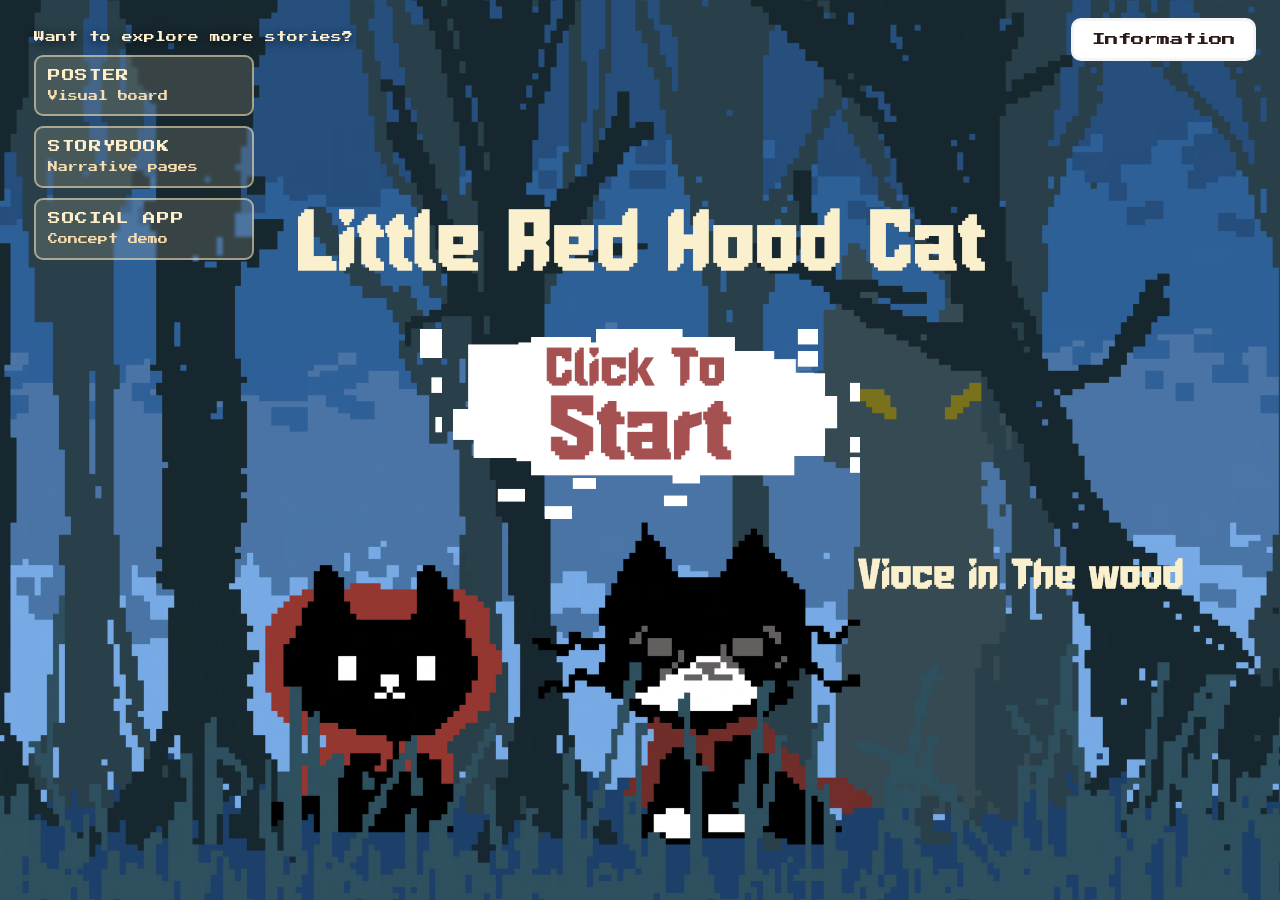
<file: index.html>
<!DOCTYPE html>
<html lang="zh-CN">
<head>
	<meta charset="UTF-8">
	<meta name="viewport" content="width=device-width, initial-scale=1.0">
	<title>Background Demo</title>
	<link rel="stylesheet" href="style.css">
</head>
<body>
	<section class="screen first-screen" id="first-screen">
		<main class="hero">
			<a class="start-button" href="instruction.html" aria-label="start">
				<img src="pic/button1.png" alt="startGame">
			</a>
		</main>
		<nav class="first-team-links" aria-label="group projects">
			<p class="first-team-heading">Want to explore more stories?</p>
			<a class="first-team-link" href="https://example.com/poster" target="_blank" rel="noopener noreferrer" aria-label="Open poster project">
				<span class="first-team-title">Poster</span>
				<span class="first-team-subtitle">Visual board</span>
			</a>
			<a class="first-team-link" href="https://example.com/storybook" target="_blank" rel="noopener noreferrer" aria-label="Open storybook project">
				<span class="first-team-title">Storybook</span>
				<span class="first-team-subtitle">Narrative pages</span>
			</a>
			<a class="first-team-link" href="https://example.com/social-app" target="_blank" rel="noopener noreferrer" aria-label="Open social app project">
				<span class="first-team-title">Social App</span>
				<span class="first-team-subtitle">Concept demo</span>
			</a>
		</nav>
	</section>
	<button class="info-button" type="button" aria-haspopup="dialog" aria-expanded="false" aria-controls="info-popup">
		Information
	</button>
	<section class="info-popup" id="info-popup" role="dialog" aria-modal="true" aria-label="Information panel" hidden>
		<div class="info-popup-backdrop" data-info-close></div>
		<div class="info-popup-panel">
			<button class="info-popup-close" type="button" aria-label="Close information" data-info-close>
				<img src="pic/close.png" alt="">
			</button>
			<div class="info-popup-content">
				<h2>Introduction:</h2>
				<p>This is a simple visual story game where you play as Little Red Riding Hood Cat. 
					The game is built using HTML, CSS, and JavaScript, and features a branching narrative with multiple endings based on player choices.
				</p>
				<h2>Reference:</h2>
				<p><strong>1. Adobe Photoshop</strong><br>Adobe Inc. (n.d.). Adobe Photoshop. https://www.adobe.com/products/photoshop.html</p>
				<p><strong>2. Adobe XD</strong><br>Adobe Inc. (n.d.). Adobe XD. https://www.adobe.com/products/xd.html</p>
				<p>Design by Xinnuo Li (Group: Cat) for COMU1140</p>
			</div>
		</div>
	</section>
	<div class="transition-panel" aria-hidden="true"></div>
	<script src="index.js"></script>
</body>
</html>
</file>
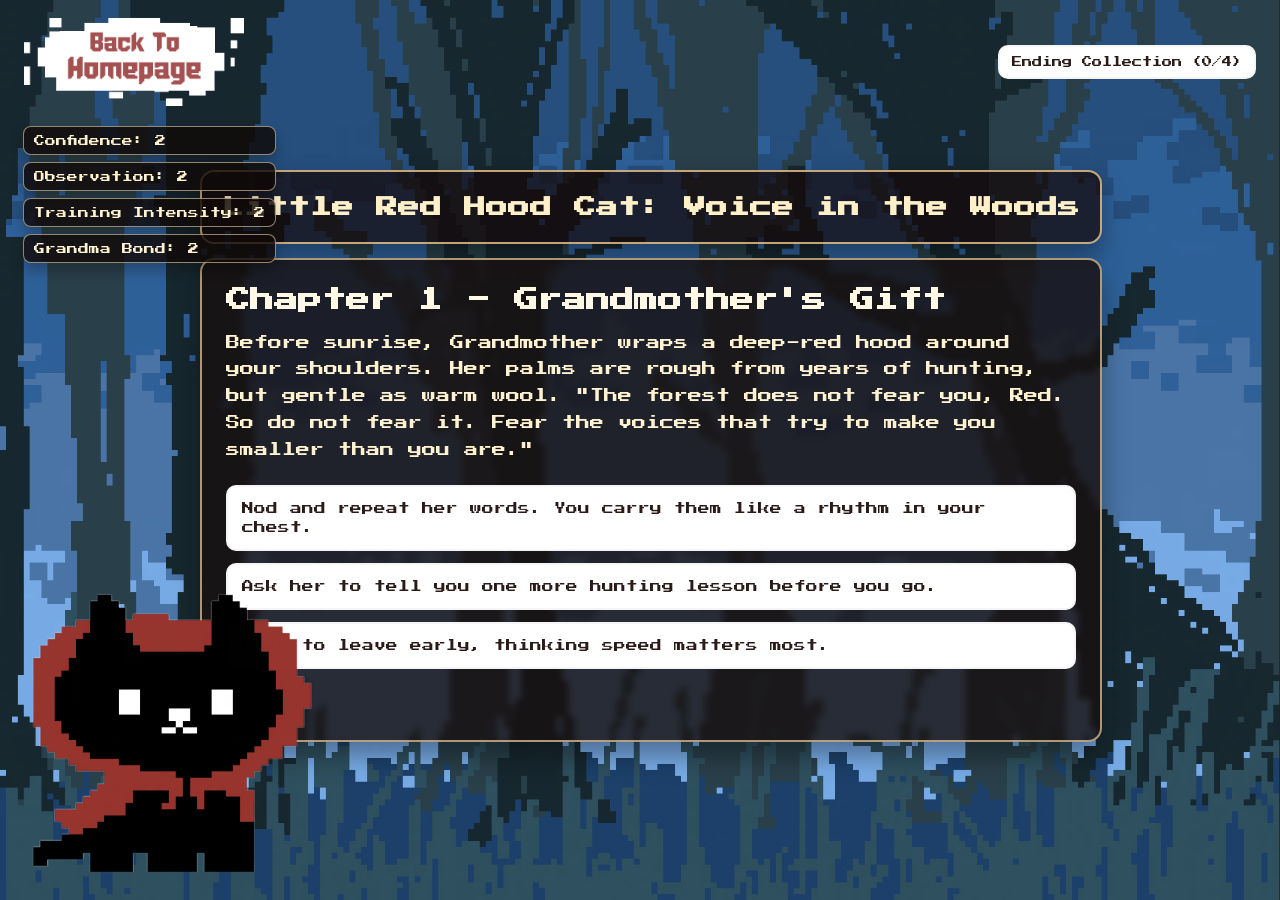
<file: game.html>
<!DOCTYPE html>
<html lang="zh-CN">
<head>
	<meta charset="UTF-8">
	<meta name="viewport" content="width=device-width, initial-scale=1.0">
	<title>Little Red Hood Cat - Voice in the Woods</title>
	<link rel="stylesheet" href="style.css">
</head>
<body class="game-page">
	<div class="game-top-bar" aria-label="Game navigation">
		<a class="back-btn" href="index.html" aria-label="Back to home">
			<img src="pic/button5.png" alt="Back">
		</a>
		<button id="collectionBtn" class="collection-btn" type="button" aria-haspopup="dialog" aria-controls="endingModal">
			Ending Collection
		</button>
	</div>

	<main class="story-shell" aria-live="polite">
		<header class="story-header">
			<h1>Little Red Hood Cat: Voice in the Woods</h1>
		</header>

		<section class="story-card" aria-labelledby="sceneTitle">
			<h2 id="sceneTitle">Loading...</h2>
			<p id="sceneText"></p>
			<div id="choiceList" class="choice-list"></div>
			<button id="restartBtn" class="restart-btn" type="button" hidden>Restart Game</button>
		</section>
	</main>

	<div class="hud-stats" role="status" aria-label="Character status">
		<span id="confidenceStat">Confidence: 0</span>
		<span id="observationStat">Observation: 0</span>
		<span id="trainingStat">Training Intensity: 0</span>
		<span id="bondStat">Grandma Bond: 0</span>
	</div>

	<button id="kittyBtn" class="hidden-kitty" type="button" aria-label="Mysterious kitten">
		<img id="kittyImg" src="pic/1.PNG" alt="Kitten">
	</button>

	<div id="endingModal" class="ending-modal" role="dialog" aria-modal="true" aria-labelledby="endingModalTitle" hidden>
		<div class="ending-modal-backdrop" data-close-modal="true"></div>
		<section class="ending-modal-panel">
			<div class="ending-modal-header">
				<h2 id="endingModalTitle">Collected Endings</h2>
				<button id="closeModalBtn" class="close-modal-btn" type="button" aria-label="Close ending modal">
					<img src="pic/cancel.png" alt="">
				</button>
			</div>
			<p id="endingCollectionCount" class="ending-count">0 / 4 unlocked</p>
			<ul id="endingCollectionList" class="ending-collection-list"></ul>
		</section>
	</div>

	<script src="game.js"></script>
</body>
</html>
</file>
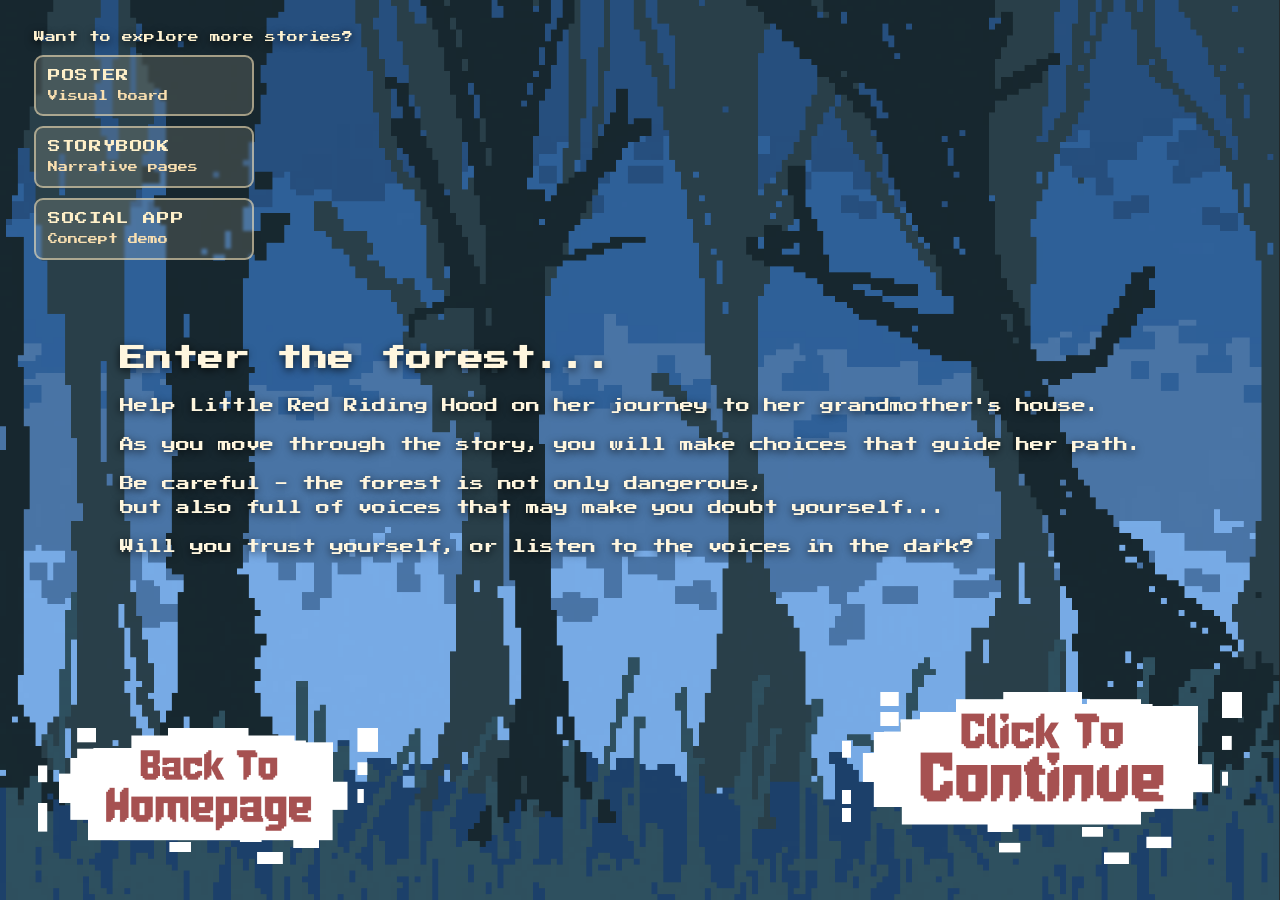
<file: instruction.html>
<!DOCTYPE html>
<html lang="zh-CN">
<head>
	<meta charset="UTF-8">
	<meta name="viewport" content="width=device-width, initial-scale=1.0">
	<title>Instruction - Little Red Hood Cat</title>
	<link rel="stylesheet" href="style.css">
</head>
<body>
	<section class="screen second-screen" id="instruction-screen">
		<nav class="first-team-links" aria-label="group projects">
			<p class="first-team-heading">Want to explore more stories?</p>
			<a class="first-team-link" href="https://example.com/poster" target="_blank" rel="noopener noreferrer" aria-label="Open poster project">
				<span class="first-team-title">Poster</span>
				<span class="first-team-subtitle">Visual board</span>
			</a>
			<a class="first-team-link" href="https://example.com/storybook" target="_blank" rel="noopener noreferrer" aria-label="Open storybook project">
				<span class="first-team-title">Storybook</span>
				<span class="first-team-subtitle">Narrative pages</span>
			</a>
			<a class="first-team-link" href="https://example.com/social-app" target="_blank" rel="noopener noreferrer" aria-label="Open social app project">
				<span class="first-team-title">Social App</span>
				<span class="first-team-subtitle">Concept demo</span>
			</a>
		</nav>

		<section class="instruction-copy" aria-label="instruction text">
			<h2>Enter the forest...</h2>
			<p>Help Little Red Riding Hood on her journey to her grandmother's house.</p>
			<p>As you move through the story, you will make choices that guide her path.</p>
			<p>Be careful - the forest is not only dangerous,<br>but also full of voices that may make you doubt yourself...</p>
			<p>Will you trust yourself, or listen to the voices in the dark?</p>
		</section>

		<a class="back-home-button" href="index.html" aria-label="backToIndex">
			<img src="pic/button5.png" alt="backToIndex">
		</a>
		<a class="game-button" href="game.html" aria-label="enterGame">
			<img src="pic/button2.png" alt="enterGame">
		</a>
	</section>

	<div class="transition-panel" aria-hidden="true"></div>
	<script src="instruction.js"></script>
</body>
</html>
</file>
<file: style.css>
@import url("https://fonts.googleapis.com/css2?family=Press+Start+2P&display=swap");

html {
	scroll-behavior: smooth;
}

body {
	margin: 0;
	min-height: 100vh;
	overflow-x: hidden;
	font-family: "Press Start 2P", monospace;
}

body.pre-start-lock,
body.info-open {
	overflow: hidden;
}

.screen {
	min-height: 100vh;
	background-size: cover;
	background-position: center;
	background-repeat: no-repeat;
	display: flex;
	align-items: center;
	justify-content: center;
}

.first-screen {
	background-image: url("pic/index.png");
	position: relative;
}

.second-screen {
	background-image: url("pic/background.png");
	position: relative;
}

.hero {
	display: flex;
	flex-direction: column;
	align-items: center;
	justify-content: center;
	gap: 18px;
	text-align: center;
}

.start-button {
	display: inline-block;
	padding: 0;
	border: 0;
	background: transparent;
	cursor: pointer;
	margin-top: -52px;
	transition: transform 0.2s ease;
}

.start-button img {
	width: min(50vw, 440px);
	height: auto;
	display: block;
}

.start-button:hover {
	transform: translateY(-2px);
}

.instruction-copy {
	width: min(86vw, 1040px);
	color: #fff6de;
	text-align: left;
	line-height: 1.6;
	text-shadow: 0 2px 8px rgba(0, 0, 0, 0.75);
}

.instruction-copy h2 {
	margin: 0 0 18px;
	font-size: clamp(18px, 2vw, 32px);
	line-height: 1.4;
}

.instruction-copy p {
	margin: 0 0 14px;
	font-size: clamp(10px, 1.1vw, 18px);
	line-height: 1.75;
}

.instruction-copy p:last-child {
	margin-bottom: 0;
}


.first-team-links {
	position: absolute;
	top: clamp(16px, 3.2vh, 36px);
	left: clamp(16px, 2.8vw, 34px);
	z-index: 6;
	display: grid;
	gap: 10px;
}

.first-team-heading {
	margin: 0;
	font-size: clamp(8px, 0.85vw, 11px);
	line-height: 1.45;
	color: #fff2d0;
	text-shadow: 0 2px 8px rgba(0, 0, 0, 0.75);
}

.first-team-link {
	display: grid;
	gap: 5px;
	width: clamp(148px, 15vw, 220px);
	padding: 11px 12px;
	text-decoration: none;
	border: 2px solid rgba(255, 233, 188, 0.55);
	border-radius: 9px;
	background: rgba(255, 238, 205, 0.14);
	color: #fff8e5;
	backdrop-filter: blur(1.5px);
	transition: transform 0.15s ease, box-shadow 0.15s ease, border-color 0.15s ease;
}

.first-team-link:hover {
	transform: translateY(-2px);
	box-shadow: 0 10px 16px rgba(0, 0, 0, 0.28);
	border-color: rgba(255, 240, 210, 0.82);
}

.first-team-title {
	font-size: clamp(9px, 0.98vw, 13px);
	line-height: 1.35;
	text-transform: uppercase;
	letter-spacing: 0.05em;
	color: #fff0c9;
}

.first-team-subtitle {
	font-size: clamp(8px, 0.78vw, 10px);
	line-height: 1.4;
	color: #f9dfb0;
}

.game-button {
	position: absolute;
	right: clamp(16px, 3vw, 48px);
	bottom: clamp(16px, 4vh, 56px);
	display: inline-block;
	line-height: 0;
	transition: transform 0.2s ease;
}

.game-button img {
	width: min(46vw, 400px);
	height: auto;
	display: block;
}

.game-button:hover {
	transform: translateY(-2px);
}

.back-home-button {
	position: absolute;
	left: clamp(16px, 3vw, 48px);
	bottom: clamp(16px, 4vh, 56px);
	display: inline-block;
	line-height: 0;
	transition: transform 0.2s ease;
}

.back-home-button img {
	width: min(42vw, 340px);
	height: auto;
	display: block;
}

.back-home-button:hover {
	transform: translateY(-2px);
}

.transition-panel {
	position: fixed;
	inset: 0;
	background-image: url("pic/game.png");
	background-size: cover;
	background-position: center;
	background-repeat: no-repeat;
	transform: translateX(100%);
	pointer-events: none;
	z-index: 999;
}

body.to-game .screen {
	animation: currentPageOut 0.7s ease forwards;
}

body.to-game .transition-panel {
	animation: gamePageIn 0.7s ease forwards;
}

body.to-index .screen {
	animation: currentPageOutRight 0.7s ease forwards;
}

body.to-index .transition-panel {
	background-image: url("pic/index.png");
	transform: translateX(-100%);
	animation: indexPageIn 0.7s ease forwards;
}

@keyframes currentPageOut {
	from {
		transform: translateX(0);
	}

	to {
		transform: translateX(-100%);
	}
}

@keyframes gamePageIn {
	from {
		transform: translateX(100%);
	}

	to {
		transform: translateX(0);
	}
}

@keyframes currentPageOutRight {
	from {
		transform: translateX(0);
	}

	to {
		transform: translateX(100%);
	}
}

@keyframes indexPageIn {
	from {
		transform: translateX(-100%);
	}

	to {
		transform: translateX(0);
	}
}

.game-page {
	width: 100%;
	min-height: 100vh;
	background-image: url("pic/game.png");
	background-size: cover;
	background-position: center;
	background-repeat: no-repeat;
	position: relative;
	overflow-x: hidden;
	overflow-y: auto;
}

.game-top-bar {
	position: sticky;
	top: 0;
	z-index: 20;
	display: flex;
	align-items: center;
	justify-content: space-between;
	gap: 12px;
	padding: clamp(10px, 1.4vw, 18px) clamp(12px, 2vw, 24px);
	box-sizing: border-box;
	background: transparent;
	border-bottom: 0;
	pointer-events: none;
}

.game-top-bar > * {
	pointer-events: auto;
}

.collection-btn {
	position: fixed;
	top: clamp(12px, 2vh, 20px);
	right: clamp(12px, 2vw, 24px);
	z-index: 30;
	font-family: "Press Start 2P", monospace;
	font-size: clamp(8px, 0.8vw, 11px);
	padding: 10px 12px;
	border: 2px solid #f5f5f5;
	border-radius: 10px;
	background: #ffffff;
	color: #2a1a18;
	cursor: pointer;
	transition: transform 0.15s ease, box-shadow 0.15s ease;
}

.collection-btn:hover {
	transform: translateY(-2px);
	box-shadow: 0 10px 16px rgba(0, 0, 0, 0.28);
}

.game-top-bar .collection-btn {
	position: static;
	top: auto;
	right: auto;
	z-index: auto;
}

.back-btn {
	display: inline-block;
	line-height: 0;
	transition: transform 0.15s ease;
}

.back-btn img {
	width: min(34vw, 220px);
	height: auto;
	display: block;
}

.back-btn:hover {
	transform: translateY(-2px);
}

.story-shell {
	width: min(84vw, 900px);
	margin: clamp(16px, 2.5vh, 40px) auto 0;
	transform: translateX(10px);
	padding: clamp(16px, 2.6vh, 30px);
	display: grid;
	gap: 14px;
	position: relative;
	z-index: 2;
}

.story-header {
	background: rgba(20, 8, 8, 0.72);
	border: 2px solid rgba(255, 214, 153, 0.75);
	border-radius: 14px;
	padding: clamp(14px, 2vw, 20px);
	box-shadow: 0 12px 24px rgba(0, 0, 0, 0.35);
	color: #fff0c9;
}

.story-header h1 {
	margin: 0;
	font-size: clamp(12px, 1.7vw, 22px);
	line-height: 1.4;
	white-space: nowrap;
}

.chapter-label {
	margin: 0 0 10px;
	font-size: clamp(8px, 1vw, 12px);
	letter-spacing: 0.08em;
	text-transform: uppercase;
	color: #ffd188;
}

.story-card {
	background: rgba(24, 17, 16, 0.82);
	border: 2px solid rgba(255, 220, 170, 0.65);
	border-radius: 14px;
	padding: clamp(16px, 2vw, 24px);
	color: #fff8e5;
	backdrop-filter: blur(3px);
	box-shadow: 0 14px 26px rgba(0, 0, 0, 0.35);
	min-height: clamp(390px, 48vh, 540px);
}

.story-card h2 {
	margin: 0 0 12px;
	font-size: clamp(14px, 2vw, 24px);
	line-height: 1.4;
}

.story-card p {
	margin: 0;
	font-size: clamp(10px, 1.1vw, 16px);
	line-height: 1.9;
	color: #fff2d0;
}

.choice-list {
	margin-top: 22px;
	display: grid;
	gap: 12px;
}

.choice-btn,
.restart-btn {
	font-family: "Press Start 2P", monospace;
	font-size: clamp(8px, 0.92vw, 12px);
	line-height: 1.6;
	padding: 12px 14px;
	text-align: left;
	border: 2px solid #f5f5f5;
	border-radius: 10px;
	background: #ffffff;
	color: #2a1a18;
	cursor: pointer;
	transition: transform 0.15s ease, box-shadow 0.15s ease;
}

.choice-btn:hover,
.restart-btn:hover {
	transform: translateY(-2px);
	box-shadow: 0 10px 16px rgba(0, 0, 0, 0.28);
}

.restart-btn {
	margin-top: 20px;
	text-align: center;
	width: 100%;
}

.hud-stats {
	position: fixed;
	left: clamp(10px, 1.8vw, 24px);
	top: clamp(108px, 14vh, 162px);
	z-index: 5;
	display: grid;
	gap: 7px;
	font-size: clamp(8px, 0.85vw, 12px);
	max-width: min(42vw, 360px);
}

.hud-stats span {
	display: block;
	padding: 8px 10px;
	border-radius: 8px;
	background: rgba(17, 9, 8, 0.82);
	border: 1px solid rgba(255, 233, 188, 0.55);
	color: #fff2d0;
	box-shadow: 0 8px 14px rgba(0, 0, 0, 0.25);
}

.ending-page {
	background-image: url("pic/background.png") !important;
	position: relative;
	display: flex;
	align-items: center;
	justify-content: center;
	min-height: 100vh;
	padding: clamp(84px, 10vh, 112px) clamp(14px, 2vw, 24px) clamp(120px, 17vh, 180px);
	box-sizing: border-box;
}

.ending-team-links {
	position: absolute;
	top: clamp(16px, 3.2vh, 36px);
	left: clamp(16px, 2.8vw, 34px);
	z-index: 6;
	display: grid;
	gap: 10px;
}

.ending-team-heading {
	margin: 0;
	font-size: clamp(8px, 0.85vw, 11px);
	line-height: 1.45;
	color: #fff2d0;
	text-shadow: 0 2px 8px rgba(0, 0, 0, 0.75);
}

.ending-shell {
	width: min(94vw, 900px);
	margin: 0;
	padding: 0;
	display: flex;
	justify-content: center;
	position: relative;
	z-index: 2;
}

.ending-focus {
	width: min(92vw, 760px);
	display: grid;
	gap: clamp(10px, 1.6vh, 14px);
	justify-items: center;
	text-align: center;
}

.ending-action-row {
	width: min(88vw, 760px);
	display: flex;
	align-items: center;
	justify-content: space-between;
	gap: 16px;
	margin-top: clamp(4px, 0.8vh, 10px);
}

.ending-image-card {
	background: rgba(24, 17, 16, 0.82);
	border: 2px solid rgba(255, 220, 170, 0.65);
	border-radius: 14px;
	padding: clamp(8px, 1.1vw, 12px);
	box-shadow: 0 14px 26px rgba(0, 0, 0, 0.35);
	display: flex;
	align-items: center;
	justify-content: center;
	width: fit-content;
}

.ending-image-card img {
	display: block;
	width: auto;
	height: auto;
	max-width: min(74vw, 520px);
	max-height: min(48vh, 360px);
	border-radius: 8px;
}

.ending-copy-card {
	width: min(88vw, 760px);
	padding: clamp(12px, 1.8vh, 16px) clamp(12px, 1.6vw, 18px);
	background: rgba(24, 17, 16, 0.82);
	border: 2px solid rgba(255, 220, 170, 0.65);
	border-radius: 14px;
	box-shadow: 0 14px 26px rgba(0, 0, 0, 0.35);
	text-align: left;
}

.ending-title-banner {
	margin: 0;
	font-size: clamp(14px, 2vw, 24px);
	line-height: 1.4;
	color: #fff8e5;
	text-align: center;
}

.ending-text-strip {
	margin: 10px 0 0;
	font-size: clamp(10px, 1.1vw, 16px);
	line-height: 1.9;
	color: #fff2d0;
}

.ending-corner-action {
	z-index: 5;
	padding: 0;
	border: 0;
	background: transparent;
	line-height: 0;
	cursor: pointer;
	transition: transform 0.15s ease;
}

.ending-corner-action img {
	width: min(29vw, 280px);
	height: auto;
	display: block;
}

.ending-left {
	justify-self: start;
}

.ending-right {
	justify-self: end;
}

.ending-corner-action:hover {
	transform: translateY(-2px);
}

.hidden-kitty {
	position: fixed;
	bottom: clamp(16px, 3vh, 30px);
	left: clamp(16px, 2.5vw, 36px);
	width: clamp(160px, 25vw, 280px);
	height: clamp(160px, 25vw, 280px);
	padding: 0;
	border: 0;
	background: transparent;
	cursor: pointer;
	z-index: 4;
	line-height: 0;
}

.hidden-kitty img {
	width: 100%;
	height: 100%;
	display: block;
	opacity: 1;
}

.hidden-kitty:hover img {
	opacity: 1;
}

.hidden-kitty:active img {
	opacity: 1;
}

.ending-modal {
	position: fixed;
	inset: 0;
	z-index: 10;
	display: grid;
	place-items: center;
	padding: 18px;
}

.ending-modal[hidden] {
	display: none;
}

.ending-modal-backdrop {
	position: absolute;
	inset: 0;
	background: rgba(0, 0, 0, 0.62);
}

.ending-modal-panel {
	position: relative;
	width: min(92vw, 760px);
	max-height: min(82vh, 680px);
	overflow: auto;
	background: rgba(25, 16, 15, 0.95);
	border: 2px solid rgba(255, 220, 170, 0.8);
	border-radius: 14px;
	padding: clamp(16px, 2vw, 24px);
	box-shadow: 0 16px 30px rgba(0, 0, 0, 0.36);
	color: #fff8e5;
}

.ending-modal-header {
	display: flex;
	align-items: center;
	justify-content: space-between;
	gap: 12px;
}

.ending-modal-actions {
	display: flex;
	align-items: center;
	gap: 10px;
	flex-wrap: wrap;
	justify-content: flex-end;
}

.ending-modal-header h2 {
	margin: 0;
	font-size: clamp(13px, 1.4vw, 20px);
	line-height: 1.4;
}

.close-modal-btn {
	padding: 0;
	border: 0;
	background: transparent;
	cursor: pointer;
	line-height: 0;
}

.close-modal-btn img {
	display: block;
	width: clamp(24px, 4.2vw, 54px);
	height: auto;
}

.reset-collection-btn {
	font-family: "Press Start 2P", monospace;
	font-size: clamp(8px, 0.78vw, 10px);
	padding: 8px 10px;
	border: 2px solid #f5f5f5;
	border-radius: 8px;
	background: #ffffff;
	color: #2a1a18;
	cursor: pointer;
}

.reset-collection-btn:hover {
	transform: translateY(-2px);
	box-shadow: 0 10px 16px rgba(0, 0, 0, 0.28);
}

.ending-count {
	margin: 14px 0 12px;
	font-size: clamp(9px, 1vw, 13px);
	color: #ffe6b3;
}

.ending-collection-list {
	list-style: none;
	padding: 0;
	margin: 0;
	display: grid;
	gap: 10px;
}

.ending-collection-list li {
	border: 1px solid rgba(255, 220, 170, 0.5);
	border-radius: 10px;
	padding: 12px;
	background: rgba(255, 234, 196, 0.08);
	font-size: clamp(8px, 0.9vw, 12px);
	line-height: 1.7;
}

.ending-link-btn {
	font-family: "Press Start 2P", monospace;
	font-size: inherit;
	line-height: inherit;
	color: #fff8e5;
	background: transparent;
	border: 0;
	padding: 0;
	text-align: left;
	width: 100%;
	cursor: pointer;
}

.ending-link-btn:hover {
	text-decoration: underline;
}

.ending-collection-list .locked {
	color: #d6c4a0;
	opacity: 0.8;
}

.info-button {
	position: fixed;
	top: clamp(12px, 2vh, 20px);
	right: clamp(12px, 2vw, 24px);
	z-index: 7;
	font-family: "Press Start 2P", monospace;
	font-size: clamp(10px, 1.05vw, 14px);
	padding: 12px 18px;
	border: 3px solid #f5f5f5;
	border-radius: 10px;
	background: #ffffff;
	color: #2a1a18;
	cursor: pointer;
	transition: transform 0.15s ease, box-shadow 0.15s ease;
}

.info-button:hover {
	transform: translateY(-2px);
	box-shadow: 0 10px 16px rgba(0, 0, 0, 0.28);
}

.info-popup {
	position: fixed;
	inset: 0;
	z-index: 20;
	display: flex;
	justify-content: center;
	align-items: flex-start;
	padding: clamp(76px, 10vh, 126px) clamp(8px, 2vw, 20px) clamp(8px, 2vh, 20px);
}

.info-popup[hidden] {
	display: none;
}

.info-popup-backdrop {
	position: absolute;
	inset: 0;
	background: rgba(0, 0, 0, 0.45);
	opacity: 0;
	transition: opacity 0.22s ease;
}

.info-popup-panel {
	position: relative;
	width: min(94vw, 980px);
	aspect-ratio: 1024 / 768;
	max-height: 92vh;
	background-image: url("pic/board.png");
	background-size: 100% 100%;
	background-position: center;
	background-repeat: no-repeat;
	padding: clamp(104px, 11vw, 156px) clamp(60px, 6.4vw, 84px) clamp(48px, 5.4vw, 68px);
	box-sizing: border-box;
	transform: translateY(-72px);
	opacity: 0;
	transition: transform 0.24s ease, opacity 0.24s ease;
}

.info-popup.is-open .info-popup-backdrop {
	opacity: 1;
}

.info-popup.is-open .info-popup-panel {
	transform: translateY(0);
	opacity: 1;
}

.info-popup-close {
	position: absolute;
	top: clamp(138px, 14vw, 182px);
	right: clamp(58px, 5.8vw, 82px);
	padding: 0;
	border: 0;
	background: transparent;
	line-height: 0;
	cursor: pointer;
	filter: drop-shadow(0 1px 1px rgba(255, 243, 208, 0.65));
}

.info-popup-close img {
	width: clamp(28px, 4.2vw, 62px);
	height: auto;
	display: block;
}

.info-popup-content {
	width: min(850px, 100%);
	height: 450px;
	margin-top: clamp(88px, 8.5vw, 116px);
	color: #f6f0e2;
	text-shadow: 0 2px 6px rgba(0, 0, 0, 0.7);
	max-height: 450px;
	overflow-y: auto;
	overflow-x: hidden;
	padding-right: clamp(4px, 1vw, 10px);
	scrollbar-color: rgba(84, 57, 37, 0.9) rgba(208, 173, 125, 0.35);
	scrollbar-width: thin;
}

.info-popup-content::-webkit-scrollbar {
	width: 10px;
}

.info-popup-content::-webkit-scrollbar-track {
	background: rgba(208, 173, 125, 0.3);
	border-radius: 999px;
}

.info-popup-content::-webkit-scrollbar-thumb {
	background: rgba(84, 57, 37, 0.9);
	border-radius: 999px;
}

.info-popup-content h2 {
	margin: 0 0 10px;
	font-size: clamp(16px, 2.7vw, 56px);
	line-height: 1.45;
}

.info-popup-content p {
	margin: 0 0 12px;
	font-size: clamp(10px, 1.1vw, 16px);
	line-height: 1.55;
}

@media (max-width: 1100px) {
	.game-page {
		height: auto;
		min-height: 100vh;
		overflow-x: hidden;
		overflow-y: auto;
	}

	.game-top-bar {
		padding: 10px 12px;
	}

	.collection-btn {
		font-size: 8px;
		padding: 9px 10px;
	}

	.back-btn img {
		width: min(34vw, 220px);
	}

	.hud-stats {
		top: clamp(76px, 10vh, 118px);
		max-width: min(52vw, 320px);
		font-size: 8px;
		gap: 6px;
	}

	.story-shell {
		width: min(92vw, 760px);
		margin-top: clamp(14px, 2vh, 36px);
		transform: translateX(8px);
		padding-bottom: clamp(120px, 16vh, 180px);
	}

	.story-card {
		min-height: auto;
	}

	.choice-list {
		margin-top: 18px;
	}

	.choice-btn,
	.restart-btn {
		font-size: 8px;
		line-height: 1.5;
	}

	.restart-btn {
		margin-top: 16px;
	}
}

@media (max-width: 860px) {
	.ending-page {
		padding-top: clamp(78px, 12vh, 100px);
		padding-bottom: clamp(92px, 14vh, 130px);
		align-items: flex-start;
	}

	.ending-team-links {
		top: 10px;
		left: 10px;
		gap: 6px;
	}

	.ending-team-heading {
		font-size: 7px;
		max-width: min(46vw, 156px);
	}

	.ending-shell {
		width: min(96vw, 620px);
	}

	.ending-focus {
		gap: 10px;
	}

	.ending-action-row {
		width: min(92vw, 620px);
		gap: 12px;
	}

	.ending-image-card img {
		max-width: min(86vw, 460px);
		max-height: min(42vh, 290px);
	}

	.ending-title-banner {
		font-size: clamp(14px, 4.6vw, 20px);
	}

	.ending-text-strip {
		font-size: clamp(9px, 2.5vw, 12px);
		line-height: 1.65;
	}

	.ending-corner-action {
		width: auto;
	}

	.ending-corner-action img {
		width: min(42vw, 200px);
	}

	.game-top-bar {
		padding: 8px 10px;
	}

	.collection-btn {
		font-size: 7px;
		padding: 8px 9px;
	}

	.back-btn img {
		width: min(38vw, 170px);
	}

	.hud-stats {
		top: 92px;
		max-width: none;
		grid-template-columns: repeat(2, minmax(0, 1fr));
		margin: 0 10px 12px;
		font-size: 7px;
		gap: 6px;
	}

	.hud-stats span {
		font-size: 7px;
		padding: 7px 8px;
	}

	.story-shell {
		width: min(94vw, 640px);
		margin-top: 44px;
		transform: translateX(6px);
		padding: 0 10px 140px;
	}

	.story-header {
		padding: 12px;
	}

	.story-header h1 {
		font-size: clamp(10px, 3.2vw, 15px);
	}

	.story-card {
		padding: 14px;
		min-height: auto;
	}

	.story-card h2 {
		font-size: clamp(12px, 3.6vw, 18px);
	}

	.story-card p {
		font-size: clamp(8px, 2.6vw, 11px);
		line-height: 1.7;
	}

	.choice-list {
		margin-top: 14px;
		gap: 10px;
	}

	.choice-btn,
	.restart-btn {
		font-size: 7px;
		padding: 10px 12px;
		line-height: 1.5;
	}

	.info-button {
		font-size: 9px;
		padding: 11px 13px;
	}

	.first-team-links {
		top: 10px;
		left: 10px;
		gap: 6px;
	}

	.first-team-heading {
		font-size: 7px;
		max-width: min(46vw, 156px);
	}

	.first-team-link {
		width: min(46vw, 156px);
		padding: 8px 9px;
	}

	.first-team-title {
		font-size: 8px;
	}

	.first-team-subtitle {
		font-size: 7px;
	}

	.info-popup {
		padding-top: clamp(64px, 9vh, 90px);
	}

	.info-popup-panel {
		width: 97vw;
		aspect-ratio: 4 / 3;
		padding: clamp(78px, 20vw, 112px) clamp(24px, 6vw, 38px) clamp(30px, 5vw, 44px);
	}

	.info-popup-close {
		top: clamp(66px, 18vw, 104px);
		right: clamp(24px, 6vw, 36px);
	}

	.info-popup-close img {
		width: clamp(24px, 4.8vw, 48px);
	}

	.info-popup-content {
		width: 100%;
		height: auto;
		margin-top: clamp(56px, 12vw, 82px);
		max-height: calc(92vh - clamp(78px, 20vw, 112px) - clamp(30px, 5vw, 44px));
	}

	.info-popup-content h2 {
		font-size: clamp(11px, 5.4vw, 24px);
	}

	.info-popup-content p {
		font-size: clamp(8px, 2.4vw, 11px);
		line-height: 1.5;
		margin: 0 0 10px;
	}
}
</file>
